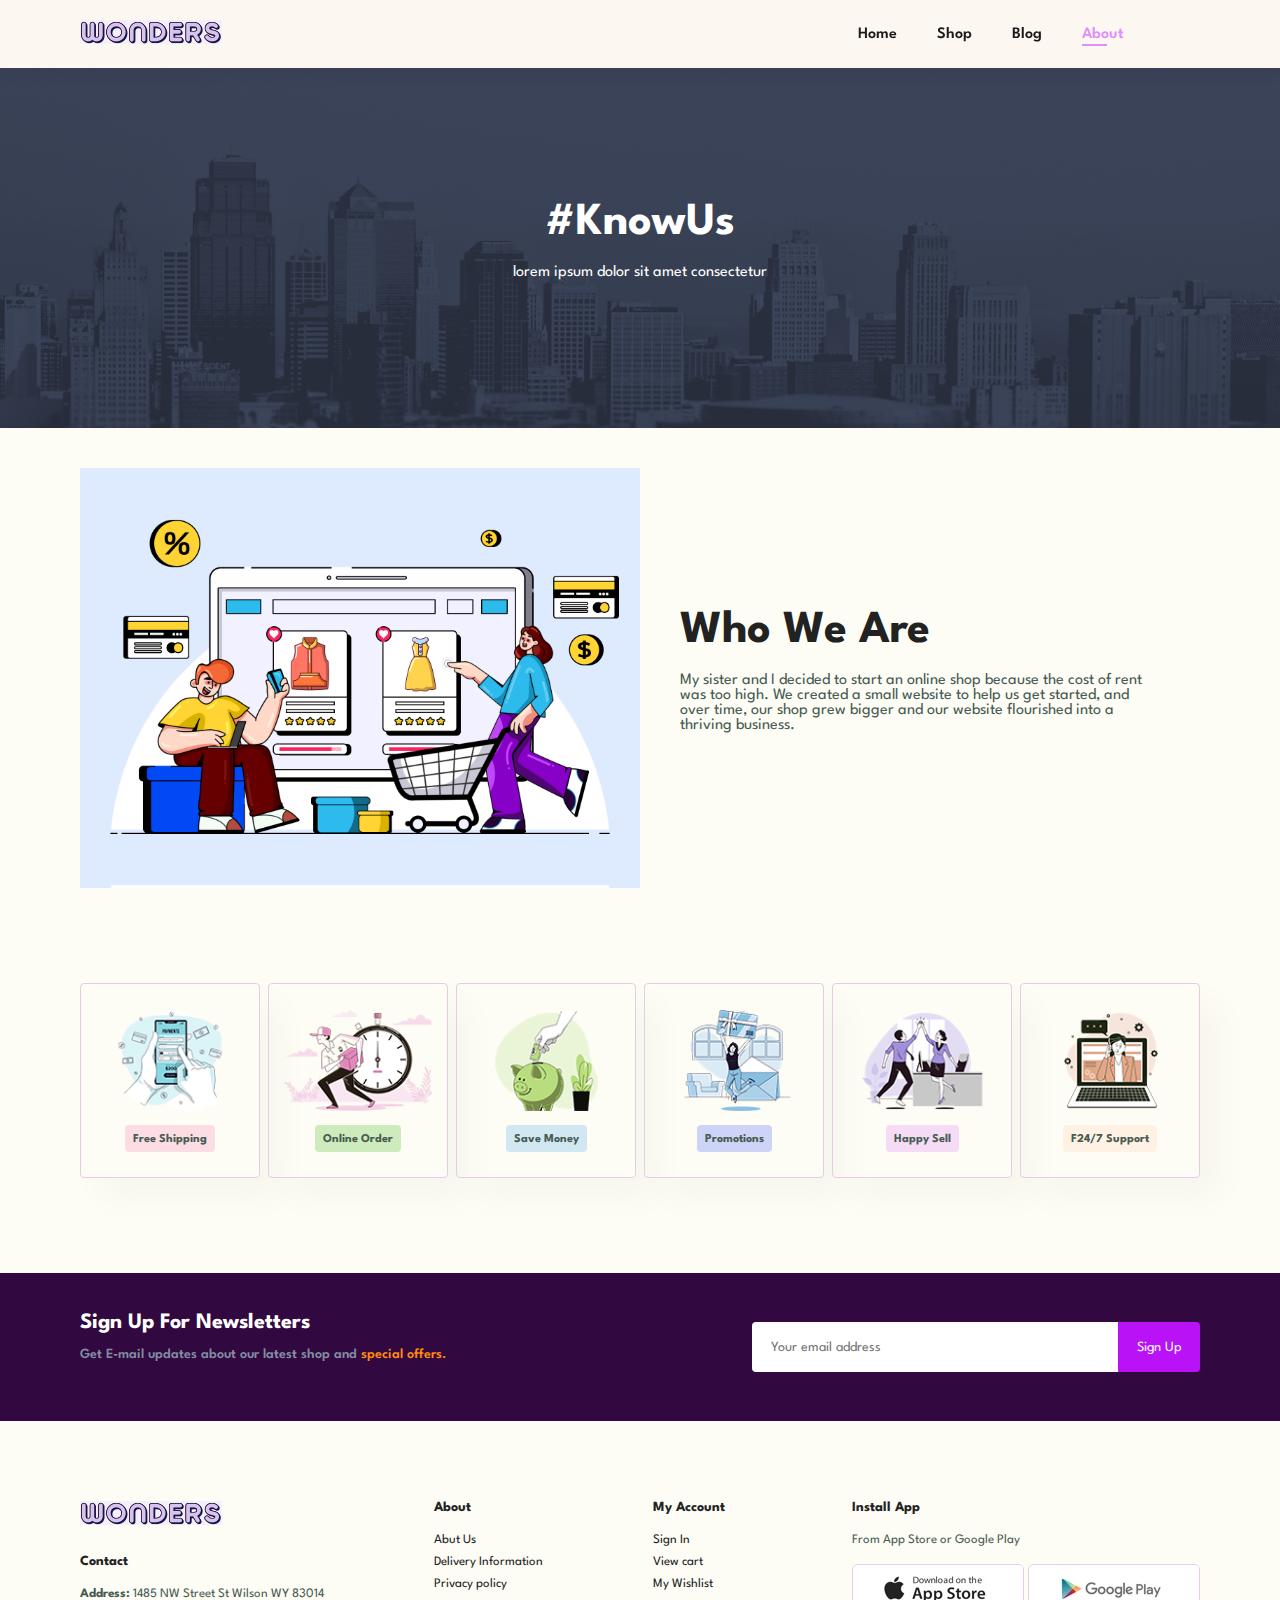
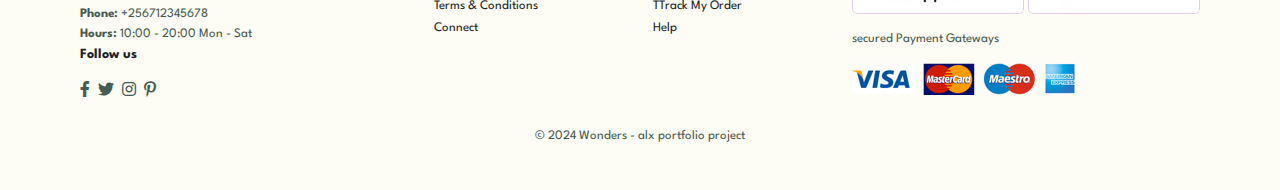
<file: about.html>
<!DOCTYPE html>
<html lang="en">

    <head>
        <meta charset="UTF-8">
        <meta http-equiv="X-UA-Compatible" content="IE=edge">
        <meta name="viewport" content="width=device-width, initial-scale=1.0">
        <title>Wonders</title>
        <link rel="stylesheet" href="https://pro.fontawesome.com/releases/v5.10.0/css/all.css" />

        <link rel="stylesheet" href="style.css">
    </head>

    <body>
      <section id="header">
        <a href="#"><img src="image/logo (1).png" class="logo" alt=" "></a>
    
        <div>
          <ul id="navbar">
            <li><a href="index.html">Home</a></li>
            <li><a href="shop.html">Shop</a></li>
            <li><a href="blog.html">Blog</a></li>
            <li><a class="active" href="about.html">About</a></li>
            
            <li id="lg-bag"><a href="cart.html"><i class="far fa-shopping-bag"></i></a></li>
            <a href="#" id="close"><i class="far fa-times"></i></a>
          </ul>
        </div>
        <div id="mobile">
          <a href="cart.html"><i class="far fa-shopping-bag"></i></a>
          <i id="bar" class="fas fa-outdent"></i>
        </div>
      </section>
      <section id="page-header" class="about-header">
        <h2>#KnowUs</h2>
        <p>lorem ipsum dolor sit amet consectetur</p>
      </section>
      <section id="about-head" class="section-p1">
        <img src="image/about/a6.jpg" alt="">
        <div>
          <h2>Who We Are</h2>
          <p>My sister and I decided to start an online shop because the cost 
            of rent was too high. We created a small website to help us get started, 
            and over time, our shop grew bigger and our website flourished into a thriving business.
          </p>
        </div>
      </section>
      <section id="feature" class="section-p1">
        <div class="fe-box">
          <img src="image/feature/f1.png" alt="">
          <h6>Free Shipping</h6>
        </div>
        <div class="fe-box">
          <img src="image/feature/f2.png" alt="">
          <h6>Online Order</h6>
        </div>
        <div class="fe-box">
          <img src="image/feature/f3.png" alt="">
          <h6>Save Money</h6>
        </div>
        <div class="fe-box">
          <img src="image/feature/f4.png" alt="">
          <h6>Promotions</h6>
        </div>
        <div class="fe-box">
          <img src="image/feature/f5.png" alt="">
          <h6>Happy Sell</h6>
        </div>
        <div class="fe-box">
          <img src="image/feature/f6.png" alt="">
          <h6>F24/7 Support</h6>
        </div>
       </section>
       <section id="newsletter" class="section-p1 section-m1">
        <div class="newstext">
          <h4>Sign Up For Newsletters</h4>
          <p>Get E-mail updates about our latest shop and <span>special offers.</span> </p>
        </div>
        <div class="form">
          <input type="text" placeholder="Your email address">
          <button class="normal">Sign Up</button>
        </div>
       </section>

      <footer class="section-p1">
          <div class="col">
            <img class="logo" src="image/logo (1).png" alt="">
            <h4>Contact</h4>
            <p><strong>Address: </strong>1485 NW Street St Wilson WY 83014</p>
            <p><strong>Phone:  </strong>+256712345678</p>
            <p><strong>Hours:  </strong>10:00 - 20:00 Mon - Sat</p>
            <div class="follow">
              <h4>Follow us</h4>
              <div class="icon">
                <i class="fab fa-facebook-f"></i>
                <i class="fab fa-twitter"></i>
                <i class="fab fa-instagram"></i>
                <i class="fab fa-pinterest-p"></i>
              </div>
            </div>
          </div>
          <div class="col">
            <h4>About</h4>
            <a href="about.html">Abut Us</a>
            <a href="#">Delivery Information</a>
            <a href="#">Privacy policy</a>
            <a href="#">Terms & Conditions </a>
            <a href="#">Connect</a>
          </div>
          <div class="col">
            <h4>My Account</h4>
            <a href="#">Sign In</a>
            <a href="#">View cart</a>
            <a href="#">My Wishlist</a>
            <a href="#">TTrack My Order</a>
            <a href="#">Help</a>
          </div>
          <div class="col install">
            <h4>Install App</h4>
            <p>From App Store or Google Play</p>
            <div class="row">
              <img src="image/app (1).jpg" alt="">
              <img src="image/play.jpg" alt="">
            </div>
            <p>secured Payment Gateways</p>
            <img src="image/pay.png" alt="">
          </div>
          <div class="copyright">
            <p>© 2024 Wonders - alx portfolio project</p>
          </div>
      </footer>

        <script src="script.js"></script>
    </body>

</html>
</file>
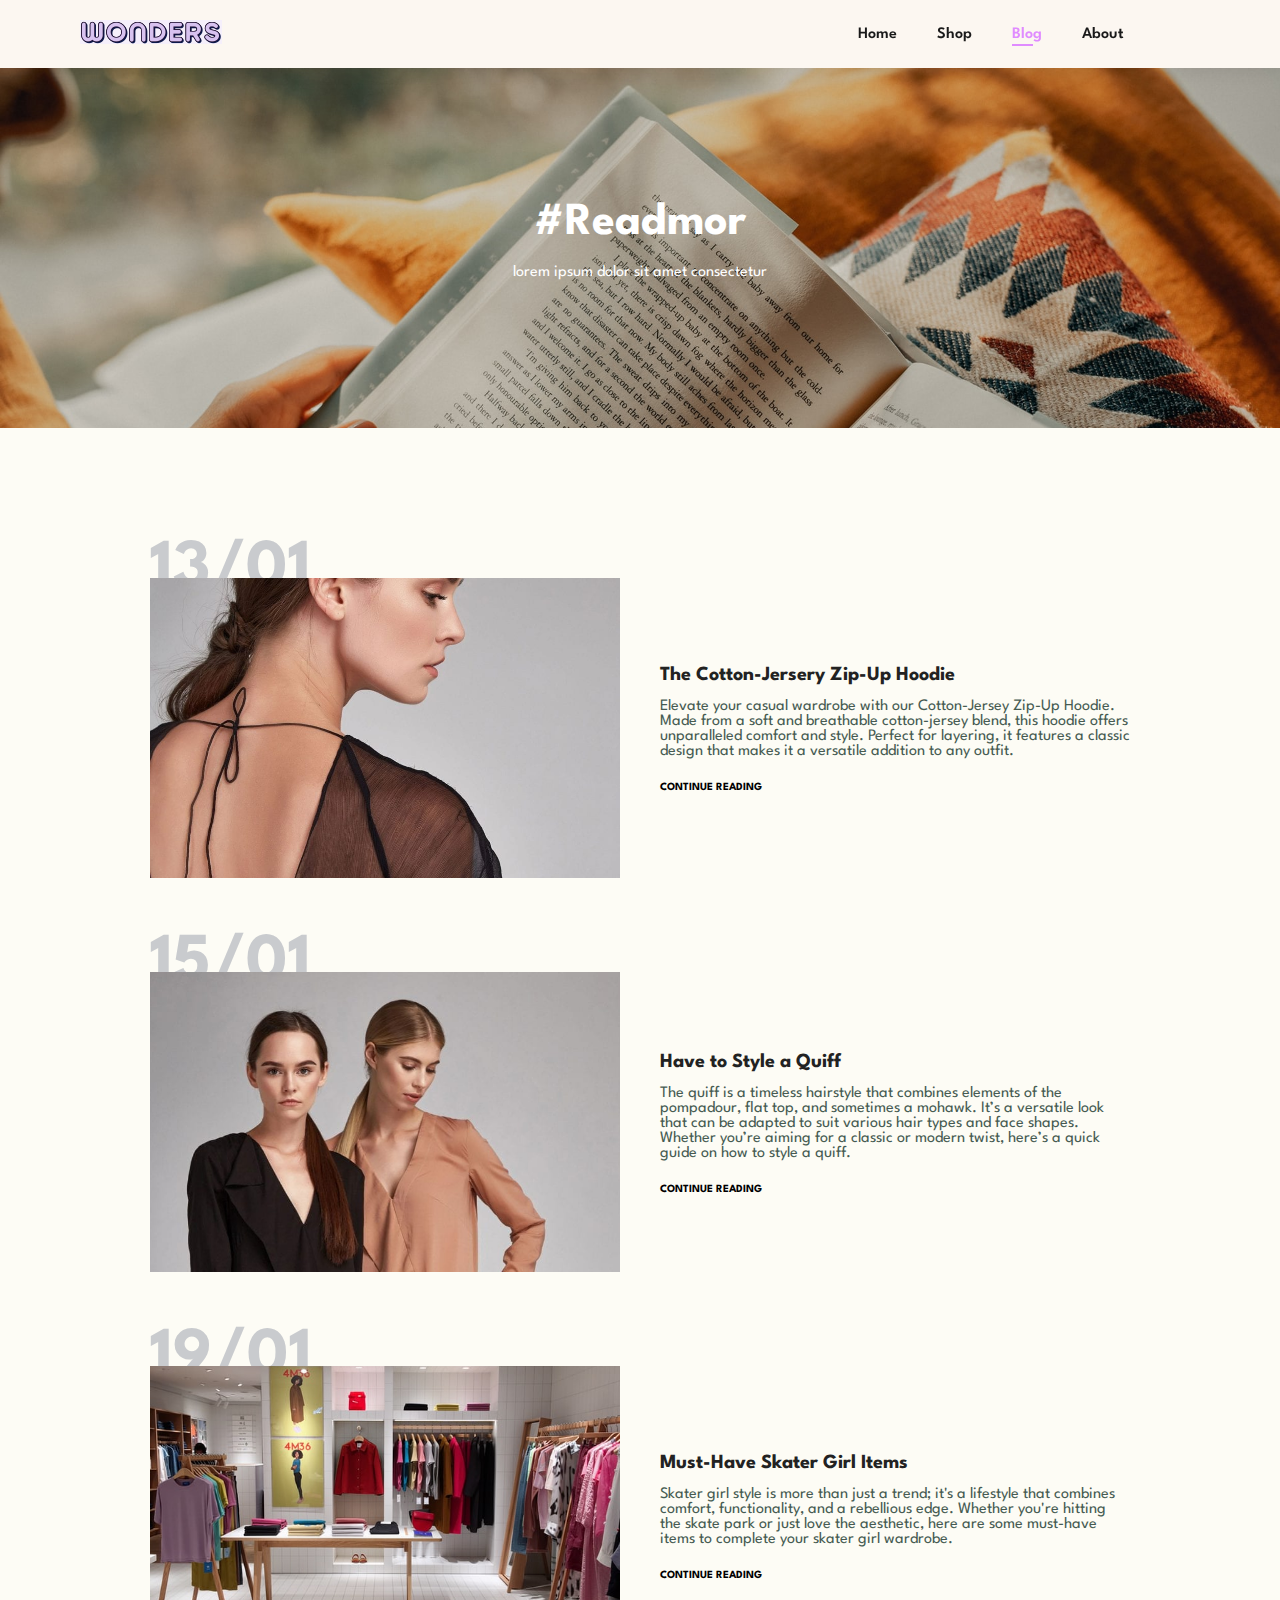
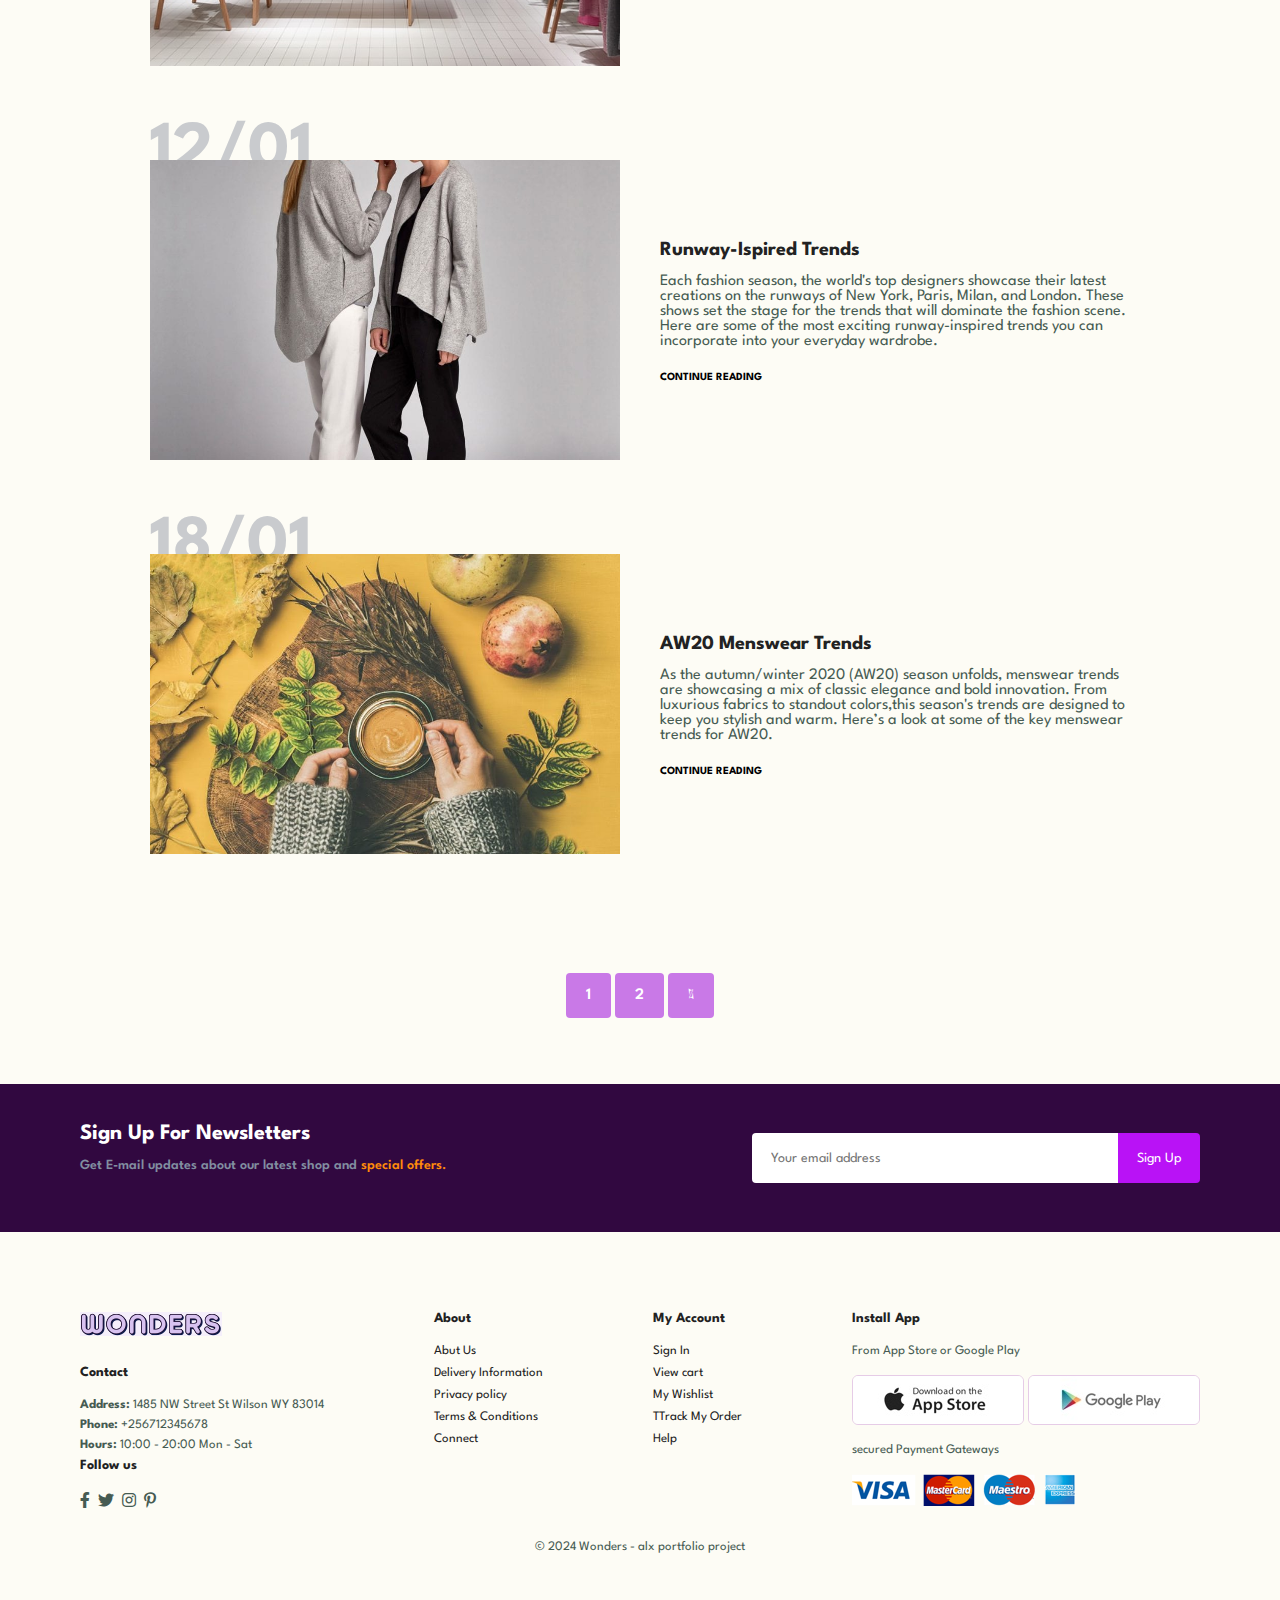
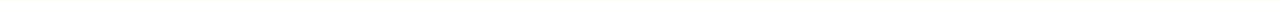
<file: blog.html>
<!DOCTYPE html>
<html lang="en">

    <head>
        <meta charset="UTF-8">
        <meta http-equiv="X-UA-Compatible" content="IE=edge">
        <meta name="viewport" content="width=device-width, initial-scale=1.0">
        <title>Wonders</title>
        <link rel="stylesheet" href="https://pro.fontawesome.com/releases/v5.10.0/css/all.css" />

        <link rel="stylesheet" href="style.css">
    </head>

    <body>
      <section id="header">
        <a href="#"><img src="image/logo (1).png" class="logo" alt=" "></a>
    
        <div>
          <ul id="navbar">
            <li><a href="index.html">Home</a></li>
            <li><a href="shop.html">Shop</a></li>
            <li><a class="active" href="blog.html">Blog</a></li>
            <li><a href="about.html">About</a></li>
            
            <li id="lg-bag"><a href="cart.html"><i class="far fa-shopping-bag"></i></a></li>
            <a href="#" id="close"><i class="far fa-times"></i></a>
          </ul>
        </div>
        <div id="mobile">
          <a href="cart.html"><i class="far fa-shopping-bag"></i></a>
          <i id="bar" class="fas fa-outdent"></i>
        </div>
      </section>
      <section id="page-header" class="blog-header">
        <h2>#Readmor</h2>
        <p>lorem ipsum dolor sit amet consectetur</p>
      </section>
      <section id="blog">
        <div class="blog-box">
          <div class="blog-img">
            <img src="image/banner/b1 (1).jpg" alt="">
          </div>
          <div class="blog-details">
            <h4>The Cotton-Jersery Zip-Up Hoodie</h4>
            <p>Elevate your casual wardrobe with our Cotton-Jersey Zip-Up Hoodie. 
              Made from a soft and breathable cotton-jersey blend, 
              this hoodie offers unparalleled comfort and style. Perfect for layering, 
              it features a classic design that makes it a versatile addition to any outfit.</p>
            <a href="#">CONTINUE READING</a>
          </div>
          <h1>13/01</h1>
        </div>
        <div class="blog-box">
          <div class="blog-img">
            <img src="image/banner/b2.jpg" alt="">
          </div>
          <div class="blog-details">
            <h4>Have to Style a Quiff</h4>
            <p>The quiff is a timeless hairstyle that combines elements of the pompadour, 
              flat top, and sometimes a mohawk. 
              It’s a versatile look that can be adapted to suit various hair types and face shapes.
              Whether you’re aiming for a classic or modern twist,
              here’s a quick guide on how to style a quiff.</p>
            <a href="#">CONTINUE READING</a>
          </div>
          <h1>15/01</h1>
        </div>
        <div class="blog-box">
          <div class="blog-img">
            <img src="image/banner/b3.jpg" alt="">
          </div>
          <div class="blog-details">
            <h4>Must-Have Skater Girl Items</h4>
            <p>Skater girl style is more than just a trend; 
              it's a lifestyle that combines comfort, functionality, and a rebellious edge.
              Whether you're hitting the skate park or just love the aesthetic,
              here are some must-have items to complete your skater girl wardrobe.</p>
            <a href="#">CONTINUE READING</a>
          </div>
          <h1>19/01</h1>
        </div>
        <div class="blog-box">
          <div class="blog-img">
            <img src="image/banner/b4.jpg" alt="">
          </div>
          <div class="blog-details">
            <h4>Runway-Ispired Trends</h4>
            <p>Each fashion season, the world's top designers showcase their latest creations 
              on the runways of New York, Paris, Milan, and London.
              These shows set the stage for the trends that will dominate the fashion scene.
              Here are some of the most exciting runway-inspired trends you
              can incorporate into your everyday wardrobe.</p>
            <a href="#">CONTINUE READING</a>
          </div>
          <h1>12/01</h1>
        </div>
        <div class="blog-box">
          <div class="blog-img">
            <img src="image/banner/b6.jpg" alt="">
          </div>
          <div class="blog-details">
            <h4>AW20 Menswear Trends</h4>
            <p>As the autumn/winter 2020 (AW20) season unfolds,
              menswear trends are showcasing a mix of classic elegance and bold innovation.
              From luxurious fabrics to standout colors,this season's trends are designed to 
              keep you stylish and warm. Here’s a look at some of the key menswear trends for AW20.</p>
            <a href="#">CONTINUE READING</a>
          </div>
          <h1>18/01</h1>
        </div>
      </section>
      <section id="pagination" class="section-p1">
        <a href="#">1</a>
        <a href="#">2</a>
        <a href="#"><i class="fal fa-long-arrow-alt-right"></i></a>
       </section>
       <section id="newsletter" class="section-p1 section-m1">
        <div class="newstext">
          <h4>Sign Up For Newsletters</h4>
          <p>Get E-mail updates about our latest shop and <span>special offers.</span> </p>
        </div>
        <div class="form">
          <input type="text" placeholder="Your email address">
          <button class="normal">Sign Up</button>
        </div>
       </section>

      <footer class="section-p1">
          <div class="col">
            <img class="logo" src="image/logo (1).png" alt="">
            <h4>Contact</h4>
            <p><strong>Address: </strong>1485 NW Street St Wilson WY 83014</p>
            <p><strong>Phone:  </strong>+256712345678</p>
            <p><strong>Hours:  </strong>10:00 - 20:00 Mon - Sat</p>
            <div class="follow">
              <h4>Follow us</h4>
              <div class="icon">
                <i class="fab fa-facebook-f"></i>
                <i class="fab fa-twitter"></i>
                <i class="fab fa-instagram"></i>
                <i class="fab fa-pinterest-p"></i>
              </div>
            </div>
          </div>
          <div class="col">
            <h4>About</h4>
            <a href="about.html">Abut Us</a>
            <a href="#">Delivery Information</a>
            <a href="#">Privacy policy</a>
            <a href="#">Terms & Conditions </a>
            <a href="#">Connect</a>
          </div>
          <div class="col">
            <h4>My Account</h4>
            <a href="#">Sign In</a>
            <a href="#">View cart</a>
            <a href="#">My Wishlist</a>
            <a href="#">TTrack My Order</a>
            <a href="#">Help</a>
          </div>
          <div class="col install">
            <h4>Install App</h4>
            <p>From App Store or Google Play</p>
            <div class="row">
              <img src="image/app (1).jpg" alt="">
              <img src="image/play.jpg" alt="">
            </div>
            <p>secured Payment Gateways</p>
            <img src="image/pay.png" alt="">
          </div>
          <div class="copyright">
            <p>© 2024 Wonders - alx portfolio project</p>
          </div>
      </footer>

        <script src="script.js"></script>
    </body>

</html>
</file>
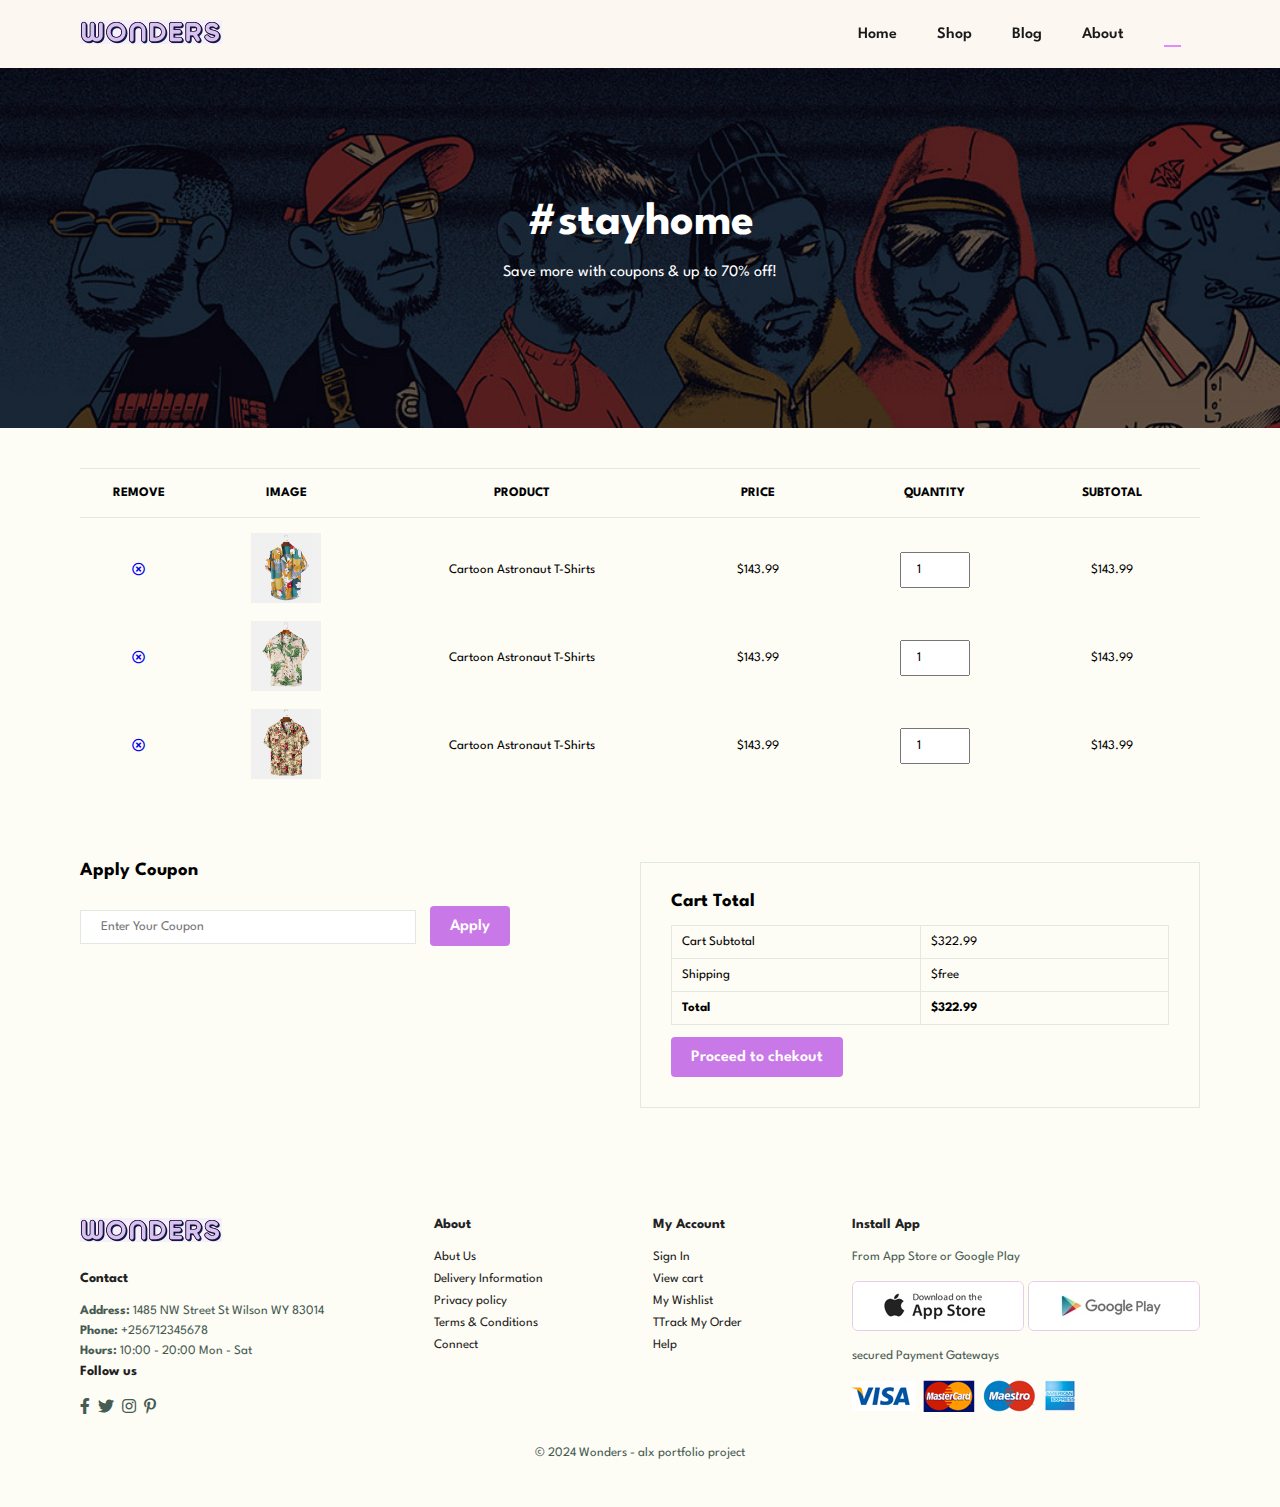
<file: cart.html>
<!DOCTYPE html>
<html lang="en">

    <head>
        <meta charset="UTF-8">
        <meta http-equiv="X-UA-Compatible" content="IE=edge">
        <meta name="viewport" content="width=device-width, initial-scale=1.0">
        <title>Wonders</title>
        <link rel="stylesheet" href="https://pro.fontawesome.com/releases/v5.10.0/css/all.css" />

        <link rel="stylesheet" href="style.css">
    </head>

    <body>
      <section id="header">
        <a href="#"><img src="image/logo (1).png" class="logo" alt=" "></a>
    
        <div>
          <ul id="navbar">
            <li><a href="index.html">Home</a></li>
            <li><a href="shop.html">Shop</a></li>
            <li><a href="blog.html">Blog</a></li>
            <li><a href="about.html">About</a></li>
            <li id="lg-bag"><a class="active" href="cart.html"><i class="far fa-shopping-bag"></i></a></li>
            <a href="#" id="close"><i class="far fa-times"></i></a>
          </ul>
        </div>
        <div id="mobile">
          <a href="cart.html"><i class="far fa-shopping-bag"></i></a>
          <i id="bar" class="fas fa-outdent"></i>
        </div>
      </section>
      <section id="page-header" class="shop-header">
        <h2>#stayhome</h2>
        <p>Save more with coupons & up to 70% off!</p>
      </section>
      <section id="cart" class="section-p1">
        <table width="100%">
          <thead>
            <tr>
              <td>Remove</td>
              <td>Image</td>
              <td>Product</td>
              <td>price</td>
              <td>Quantity</td>
              <td>Subtotal</td>
            </tr>
          </thead>
          <tbody>
            <tr>
              <td><a href="#"><i class="far fa-times-circle"></i></a></td>
              <td><img src="image/products/f1.jpg" alt=""></td>
              <td>Cartoon Astronaut T-Shirts</td>
              <td>$143.99</td>
              <td><input type="number" value="1"></td>
              <td>$143.99</td>
            </tr>
          </tbody>
        </table>
        <table width="100%">
          <tbody>
            <tr>
              <td><a href="#"><i class="far fa-times-circle"></i></a></td>
              <td><img src="image/products/f2.jpg" alt=""></td>
              <td>Cartoon Astronaut T-Shirts</td>
              <td>$143.99</td>
              <td><input type="number" value="1"></td>
              <td>$143.99</td>
            </tr>
          </tbody>
        </table>
        <table width="100%">
          <tbody>
            <tr>
              <td><a href="#"><i class="far fa-times-circle"></i></a></td>
              <td><img src="image/products/f3.jpg" alt=""></td>
              <td>Cartoon Astronaut T-Shirts</td>
              <td>$143.99</td>
              <td><input type="number" value="1"></td>
              <td>$143.99</td>
            </tr>
          </tbody>
        </table>
      </section>
      <section id="cart-add" class="section-p1">
        <div id="coupon">
          <h3>Apply Coupon</h3>
          <div>
            <input type="text" placeholder="Enter Your Coupon">
            <button class="normal">Apply</button>
          </div>
        </div>
        <div id="subtotal">
          <h3>Cart Total</h3>
          <table>
            <tr>
              <td>Cart Subtotal</td>
              <td>$322.99</td>
            </tr>
            <tr>
              <td>Shipping</td>
              <td>$free</td>
            </tr>
            <tr>
              <td><strong>Total</strong></td>
              <td><strong>$322.99</strong></td>
            </tr>
          </table>
          <button class="normal">Proceed to chekout</button>
        </div>
      </section>

      <footer class="section-p1">
          <div class="col">
            <img class="logo" src="image/logo (1).png" alt="">
            <h4>Contact</h4>
            <p><strong>Address: </strong>1485 NW Street St Wilson WY 83014</p>
            <p><strong>Phone:  </strong>+256712345678</p>
            <p><strong>Hours:  </strong>10:00 - 20:00 Mon - Sat</p>
            <div class="follow">
              <h4>Follow us</h4>
              <div class="icon">
                <i class="fab fa-facebook-f"></i>
                <i class="fab fa-twitter"></i>
                <i class="fab fa-instagram"></i>
                <i class="fab fa-pinterest-p"></i>
              </div>
            </div>
          </div>
          <div class="col">
            <h4>About</h4>
            <a href="about.html">Abut Us</a>
            <a href="#">Delivery Information</a>
            <a href="#">Privacy policy</a>
            <a href="#">Terms & Conditions </a>
            <a href="#">Connect</a>
          </div>
          <div class="col">
            <h4>My Account</h4>
            <a href="#">Sign In</a>
            <a href="#">View cart</a>
            <a href="#">My Wishlist</a>
            <a href="#">TTrack My Order</a>
            <a href="#">Help</a>
          </div>
          <div class="col install">
            <h4>Install App</h4>
            <p>From App Store or Google Play</p>
            <div class="row">
              <img src="image/app (1).jpg" alt="">
              <img src="image/play.jpg" alt="">
            </div>
            <p>secured Payment Gateways</p>
            <img src="image/pay.png" alt="">
          </div>
          <div class="copyright">
            <p>© 2024 Wonders - alx portfolio project</p>
          </div>
      </footer>

        <script src="script.js"></script>
    </body>

</html>
</file>
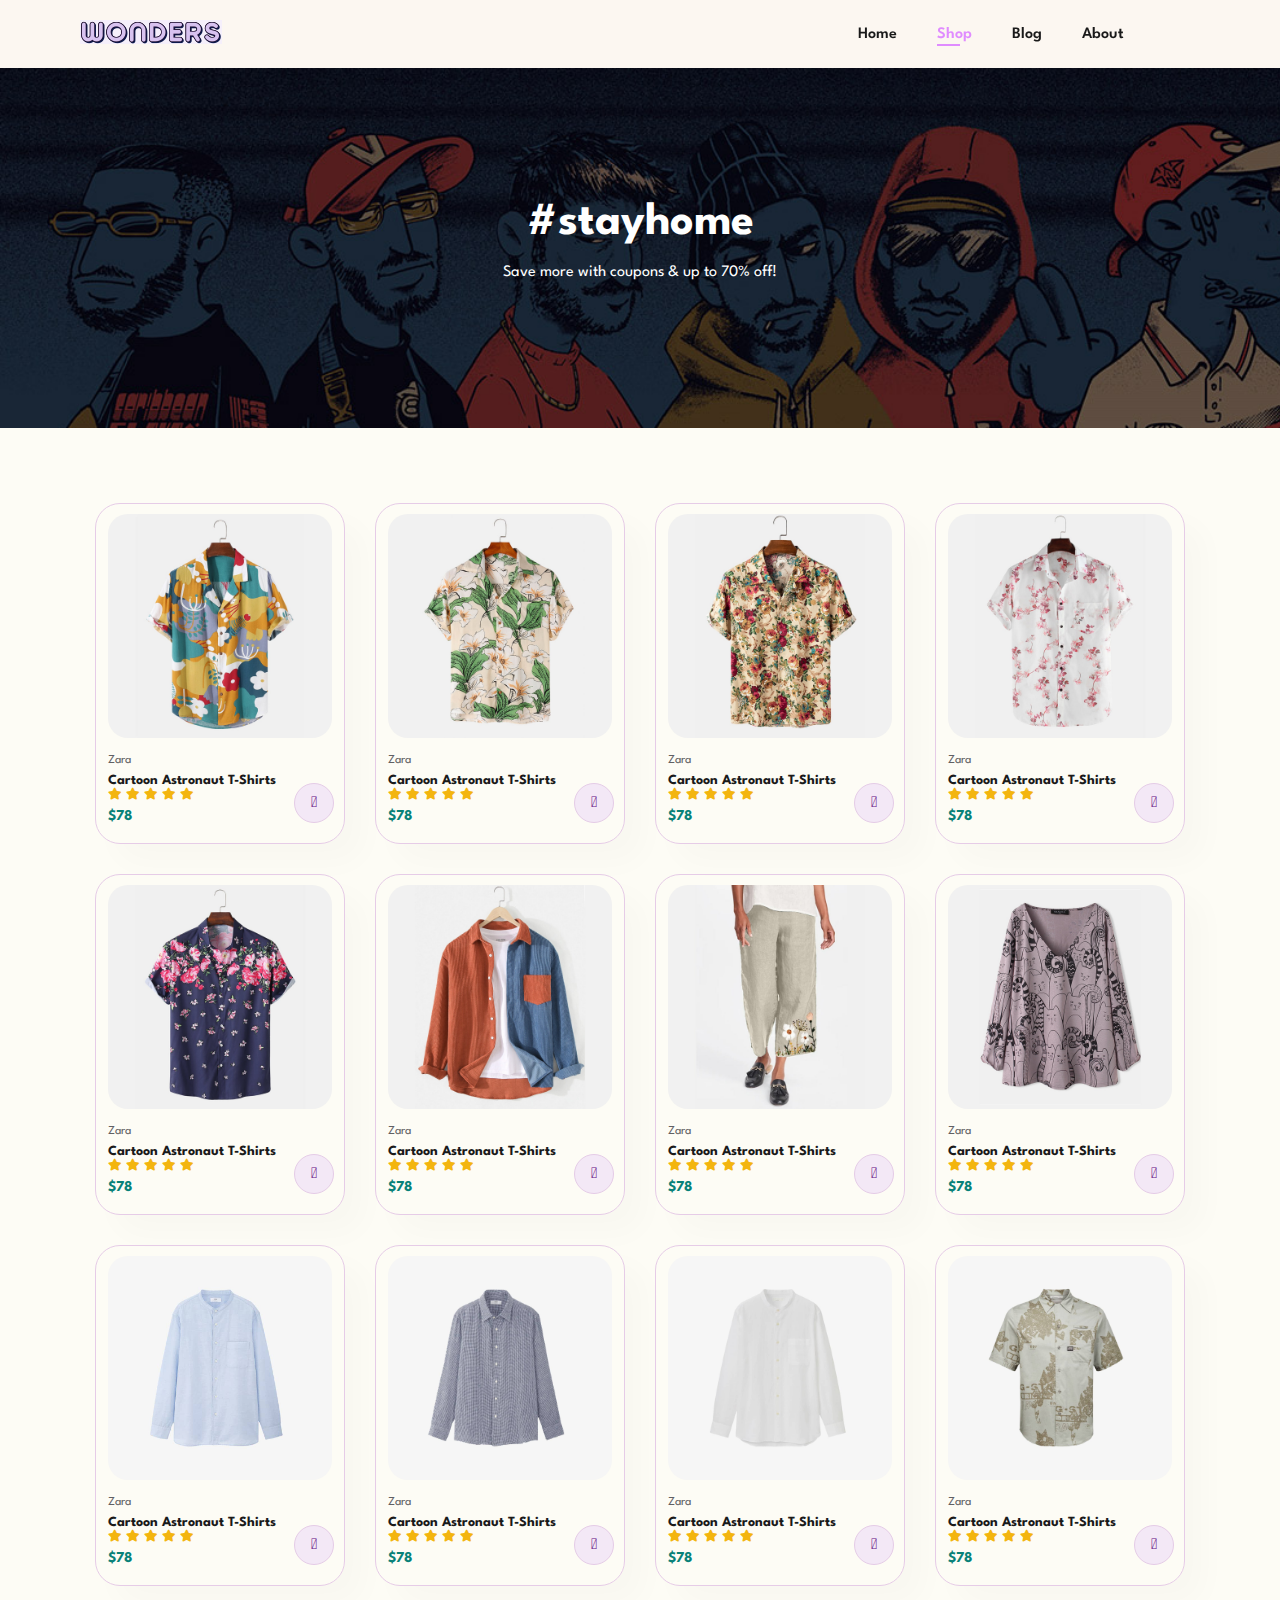
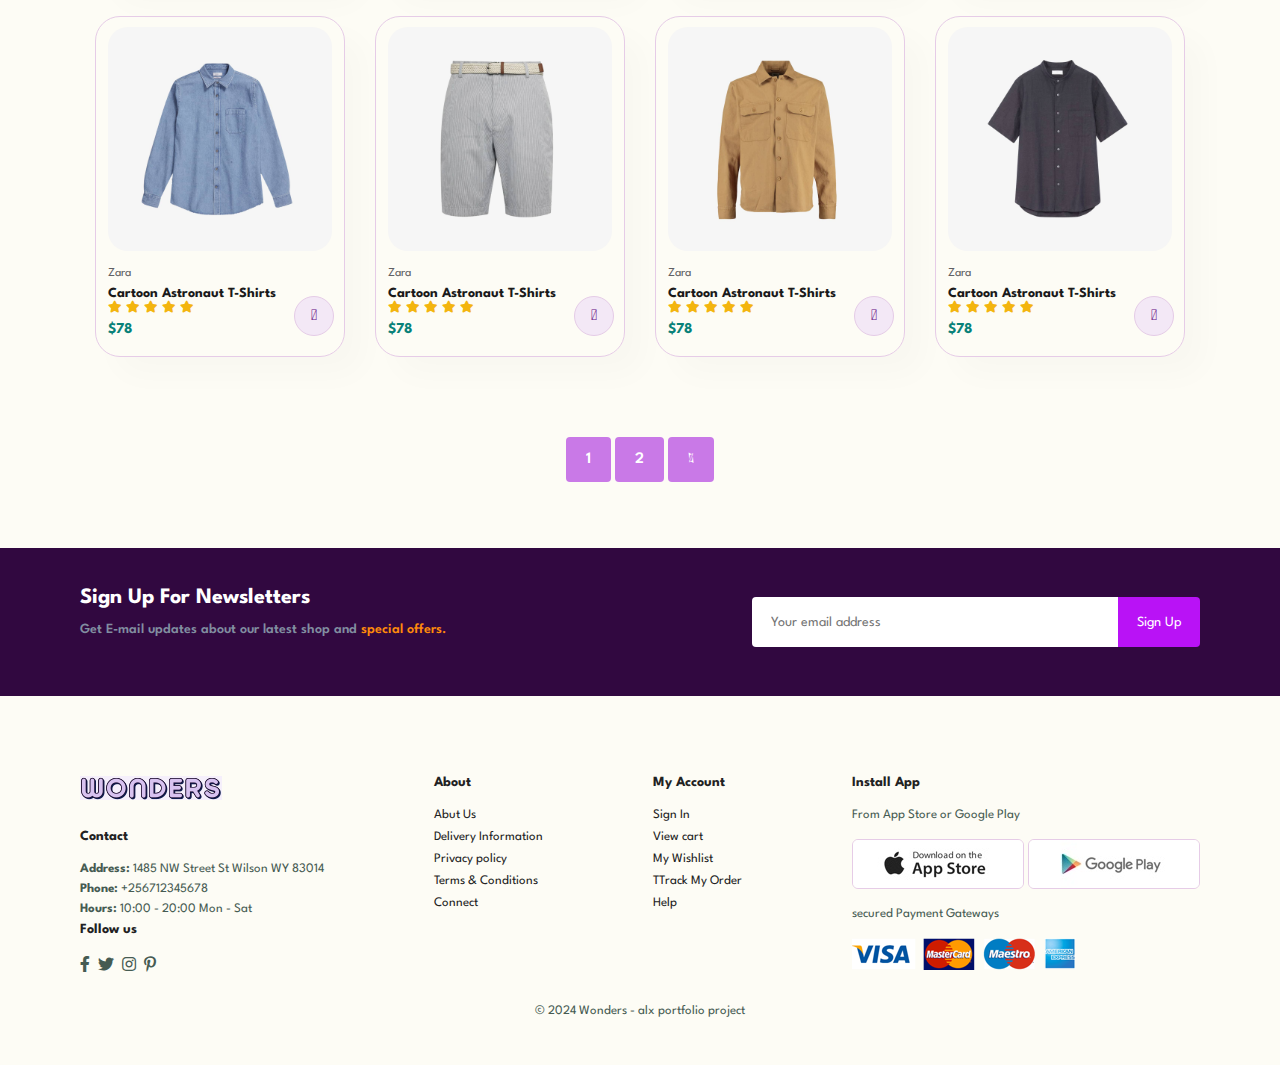
<file: shop.html>
<!DOCTYPE html>
<html lang="en">

    <head>
        <meta charset="UTF-8">
        <meta http-equiv="X-UA-Compatible" content="IE=edge">
        <meta name="viewport" content="width=device-width, initial-scale=1.0">
        <title>Wonders</title>
        <link rel="stylesheet" href="https://pro.fontawesome.com/releases/v5.10.0/css/all.css" />

        <link rel="stylesheet" href="style.css">
    </head>

    <body>
      <section id="header">
        <a href="#"><img src="image/logo (1).png" class="logo" alt=" "></a>
    
        <div>
          <ul id="navbar">
            <li><a href="index.html">Home</a></li>
            <li><a class="active" href="shop.html">Shop</a></li>
            <li><a href="blog.html">Blog</a></li>
            <li><a href="about.html">About</a></li>
            <li id="lg-bag"><a href="cart.html"><i class="far fa-shopping-bag"></i></a></li>
            <a href="#" id="close"><i class="far fa-times"></i></a>
          </ul>
        </div>
        <div id="mobile">
          <a href="cart.html"><i class="far fa-shopping-bag"></i></a>
          <i id="bar" class="fas fa-outdent"></i>
        </div>
      </section>
      <section id="page-header" class="shop-header">
        <h2>#stayhome</h2>
        <p>Save more with coupons & up to 70% off!</p>
      </section>
       <section id="product1" class="section-p1">
        <div class="pro-container">
          <div class="pro" onclick="window.location.href='sproduct.html';">
            <img src="image/products/f1.jpg" alt="">
            <div class="des">
              <span>Zara</span>
              <h5>Cartoon Astronaut T-Shirts</h5>
              <div class="star">
                <i class="fas fa-star"></i>
                <i class="fas fa-star"></i>
                <i class="fas fa-star"></i>
                <i class="fas fa-star"></i>
                <i class="fas fa-star"></i>
              </div>
              <h4>$78</h4>
            </div>
            <a href="#"><i class="fal fa-shopping-cart cart"></i></a>
          </div>
          <div class="pro">
            <img src="image/products/f2.jpg" alt="">
            <div class="des">
              <span>Zara</span>
              <h5>Cartoon Astronaut T-Shirts</h5>
              <div class="star">
                <i class="fas fa-star"></i>
                <i class="fas fa-star"></i>
                <i class="fas fa-star"></i>
                <i class="fas fa-star"></i>
                <i class="fas fa-star"></i>
              </div>
              <h4>$78</h4>
            </div>
            <a href="#"><i class="fal fa-shopping-cart cart"></i></a>
          </div>
          <div class="pro">
            <img src="image/products/f3.jpg" alt="">
            <div class="des">
              <span>Zara</span>
              <h5>Cartoon Astronaut T-Shirts</h5>
              <div class="star">
                <i class="fas fa-star"></i>
                <i class="fas fa-star"></i>
                <i class="fas fa-star"></i>
                <i class="fas fa-star"></i>
                <i class="fas fa-star"></i>
              </div>
              <h4>$78</h4>
            </div>
            <a href="#"><i class="fal fa-shopping-cart cart"></i></a>
          </div>
          <div class="pro">
            <img src="image/products/f4.jpg" alt="">
            <div class="des">
              <span>Zara</span>
              <h5>Cartoon Astronaut T-Shirts</h5>
              <div class="star">
                <i class="fas fa-star"></i>
                <i class="fas fa-star"></i>
                <i class="fas fa-star"></i>
                <i class="fas fa-star"></i>
                <i class="fas fa-star"></i>
              </div>
              <h4>$78</h4>
            </div>
            <a href="#"><i class="fal fa-shopping-cart cart"></i></a>
          </div>
          <div class="pro">
            <img src="image/products/f5.jpg" alt="">
            <div class="des">
              <span>Zara</span>
              <h5>Cartoon Astronaut T-Shirts</h5>
              <div class="star">
                <i class="fas fa-star"></i>
                <i class="fas fa-star"></i>
                <i class="fas fa-star"></i>
                <i class="fas fa-star"></i>
                <i class="fas fa-star"></i>
              </div>
              <h4>$78</h4>
            </div>
            <a href="#"><i class="fal fa-shopping-cart cart"></i></a>
          </div>
          <div class="pro">
            <img src="image/products/f6.jpg" alt="">
            <div class="des">
              <span>Zara</span>
              <h5>Cartoon Astronaut T-Shirts</h5>
              <div class="star">
                <i class="fas fa-star"></i>
                <i class="fas fa-star"></i>
                <i class="fas fa-star"></i>
                <i class="fas fa-star"></i>
                <i class="fas fa-star"></i>
              </div>
              <h4>$78</h4>
            </div>
            <a href="#"><i class="fal fa-shopping-cart cart"></i></a>
          </div>
          <div class="pro">
            <img src="image/products/f7.jpg" alt="">
            <div class="des">
              <span>Zara</span>
              <h5>Cartoon Astronaut T-Shirts</h5>
              <div class="star">
                <i class="fas fa-star"></i>
                <i class="fas fa-star"></i>
                <i class="fas fa-star"></i>
                <i class="fas fa-star"></i>
                <i class="fas fa-star"></i>
              </div>
              <h4>$78</h4>
            </div>
            <a href="#"><i class="fal fa-shopping-cart cart"></i></a>
          </div>
          <div class="pro">
            <img src="image/products/f8.jpg" alt="">
            <div class="des">
              <span>Zara</span>
              <h5>Cartoon Astronaut T-Shirts</h5>
              <div class="star">
                <i class="fas fa-star"></i>
                <i class="fas fa-star"></i>
                <i class="fas fa-star"></i>
                <i class="fas fa-star"></i>
                <i class="fas fa-star"></i>
              </div>
              <h4>$78</h4>
            </div>
            <a href="#"><i class="fal fa-shopping-cart cart"></i></a>
          </div>
          <div class="pro">
            <img src="image/products/n1.jpg" alt="">
            <div class="des">
              <span>Zara</span>
              <h5>Cartoon Astronaut T-Shirts</h5>
              <div class="star">
                <i class="fas fa-star"></i>
                <i class="fas fa-star"></i>
                <i class="fas fa-star"></i>
                <i class="fas fa-star"></i>
                <i class="fas fa-star"></i>
        </div>
        <h4>$78</h4>
      </div>
      <a href="#"><i class="fal fa-shopping-cart cart"></i></a>
          </div>
          <div class="pro">
      <img src="image/products/n2.jpg" alt="">
      <div class="des">
        <span>Zara</span>
        <h5>Cartoon Astronaut T-Shirts</h5>
        <div class="star">
          <i class="fas fa-star"></i>
          <i class="fas fa-star"></i>
          <i class="fas fa-star"></i>
          <i class="fas fa-star"></i>
          <i class="fas fa-star"></i>
        </div>
        <h4>$78</h4>
      </div>
      <a href="#"><i class="fal fa-shopping-cart cart"></i></a>
          </div>
          <div class="pro">
      <img src="image/products/n3.jpg" alt="">
      <div class="des">
        <span>Zara</span>
        <h5>Cartoon Astronaut T-Shirts</h5>
        <div class="star">
          <i class="fas fa-star"></i>
          <i class="fas fa-star"></i>
          <i class="fas fa-star"></i>
          <i class="fas fa-star"></i>
          <i class="fas fa-star"></i>
        </div>
        <h4>$78</h4>
      </div>
      <a href="#"><i class="fal fa-shopping-cart cart"></i></a>
          </div>
          <div class="pro">
      <img src="image/products/n4.jpg" alt="">
      <div class="des">
        <span>Zara</span>
        <h5>Cartoon Astronaut T-Shirts</h5>
        <div class="star">
          <i class="fas fa-star"></i>
          <i class="fas fa-star"></i>
          <i class="fas fa-star"></i>
          <i class="fas fa-star"></i>
          <i class="fas fa-star"></i>
        </div>
        <h4>$78</h4>
      </div>
      <a href="#"><i class="fal fa-shopping-cart cart"></i></a>
          </div>
          <div class="pro">
      <img src="image/products/n5.jpg" alt="">
      <div class="des">
        <span>Zara</span>
        <h5>Cartoon Astronaut T-Shirts</h5>
        <div class="star">
          <i class="fas fa-star"></i>
          <i class="fas fa-star"></i>
          <i class="fas fa-star"></i>
          <i class="fas fa-star"></i>
          <i class="fas fa-star"></i>
        </div>
        <h4>$78</h4>
      </div>
      <a href="#"><i class="fal fa-shopping-cart cart"></i></a>
          </div>
          <div class="pro">
      <img src="image/products/n6.jpg" alt="">
      <div class="des">
        <span>Zara</span>
        <h5>Cartoon Astronaut T-Shirts</h5>
        <div class="star">
          <i class="fas fa-star"></i>
          <i class="fas fa-star"></i>
          <i class="fas fa-star"></i>
          <i class="fas fa-star"></i>
          <i class="fas fa-star"></i>
        </div>
        <h4>$78</h4>
      </div>
      <a href="#"><i class="fal fa-shopping-cart cart"></i></a>
          </div>
          <div class="pro">
      <img src="image/products/n7.jpg" alt="">
      <div class="des">
        <span>Zara</span>
        <h5>Cartoon Astronaut T-Shirts</h5>
        <div class="star">
          <i class="fas fa-star"></i>
          <i class="fas fa-star"></i>
          <i class="fas fa-star"></i>
          <i class="fas fa-star"></i>
          <i class="fas fa-star"></i>
        </div>
        <h4>$78</h4>
      </div>
      <a href="#"><i class="fal fa-shopping-cart cart"></i></a>
          </div>
          <div class="pro">
      <img src="image/products/n8.jpg" alt="">
      <div class="des">
        <span>Zara</span>
        <h5>Cartoon Astronaut T-Shirts</h5>
        <div class="star">
          <i class="fas fa-star"></i>
          <i class="fas fa-star"></i>
          <i class="fas fa-star"></i>
          <i class="fas fa-star"></i>
          <i class="fas fa-star"></i>
        </div>
        <h4>$78</h4>
      </div>
      <a href="#"><i class="fal fa-shopping-cart cart"></i></a>
          </div>
          
        </div>
       </section>
       <section id="pagination" class="section-p1">
        <a href="#">1</a>
        <a href="#">2</a>
        <a href="#"><i class="fal fa-long-arrow-alt-right"></i></a>
       </section>
       <section id="newsletter" class="section-p1 section-m1">
        <div class="newstext">
          <h4>Sign Up For Newsletters</h4>
          <p>Get E-mail updates about our latest shop and <span>special offers.</span> </p>
        </div>
        <div class="form">
          <input type="text" placeholder="Your email address">
          <button class="normal">Sign Up</button>
        </div>
       </section>

      <footer class="section-p1">
          <div class="col">
            <img class="logo" src="image/logo (1).png" alt="">
            <h4>Contact</h4>
            <p><strong>Address: </strong>1485 NW Street St Wilson WY 83014</p>
            <p><strong>Phone:  </strong>+256712345678</p>
            <p><strong>Hours:  </strong>10:00 - 20:00 Mon - Sat</p>
            <div class="follow">
              <h4>Follow us</h4>
              <div class="icon">
                <i class="fab fa-facebook-f"></i>
                <i class="fab fa-twitter"></i>
                <i class="fab fa-instagram"></i>
                <i class="fab fa-pinterest-p"></i>
              </div>
            </div>
          </div>
          <div class="col">
            <h4>About</h4>
            <a href="about.html">Abut Us</a>
            <a href="#">Delivery Information</a>
            <a href="#">Privacy policy</a>
            <a href="#">Terms & Conditions </a>
            <a href="#">Connect</a>
          </div>
          <div class="col">
            <h4>My Account</h4>
            <a href="#">Sign In</a>
            <a href="#">View cart</a>
            <a href="#">My Wishlist</a>
            <a href="#">TTrack My Order</a>
            <a href="#">Help</a>
          </div>
          <div class="col install">
            <h4>Install App</h4>
            <p>From App Store or Google Play</p>
            <div class="row">
              <img src="image/app (1).jpg" alt="">
              <img src="image/play.jpg" alt="">
            </div>
            <p>secured Payment Gateways</p>
            <img src="image/pay.png" alt="">
          </div>
          <div class="copyright">
            <p>© 2024 Wonders - alx portfolio project</p>
          </div>
      </footer>

        <script src="script.js"></script>
    </body>

</html>
</file>
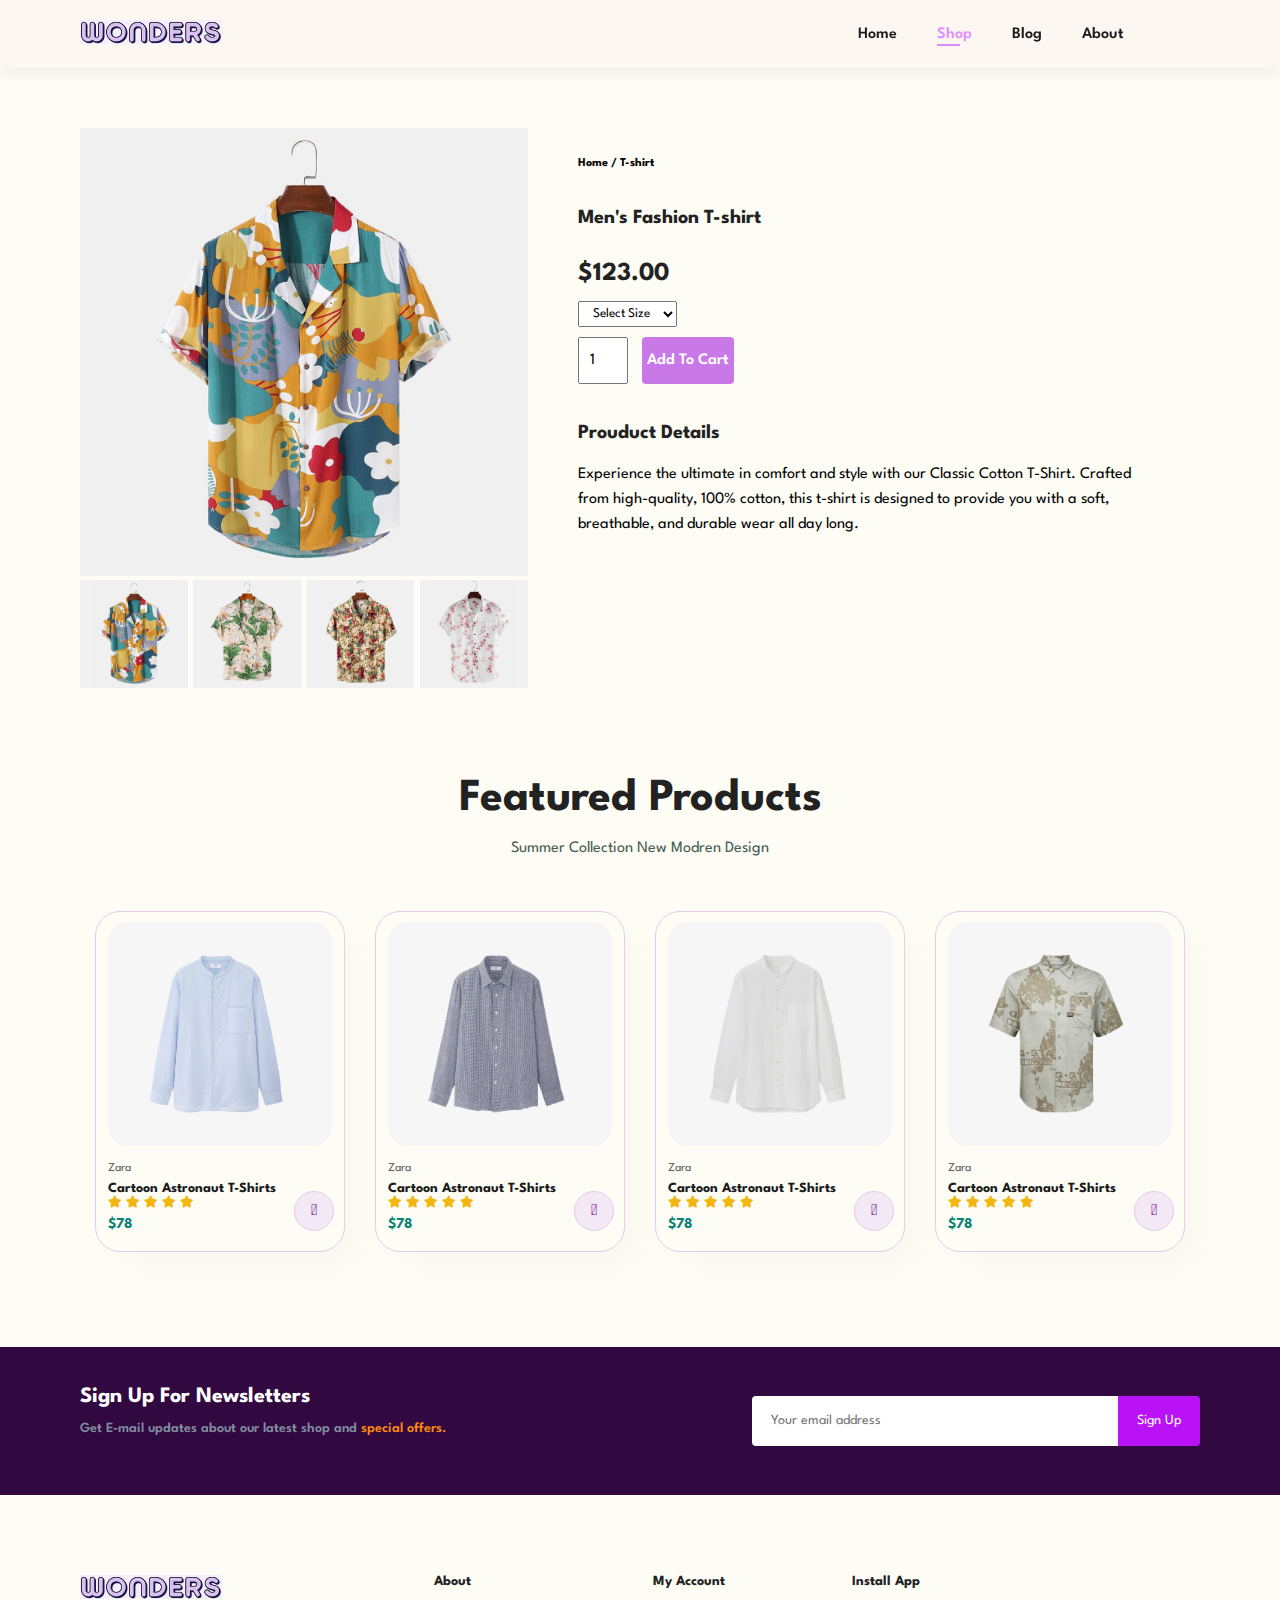
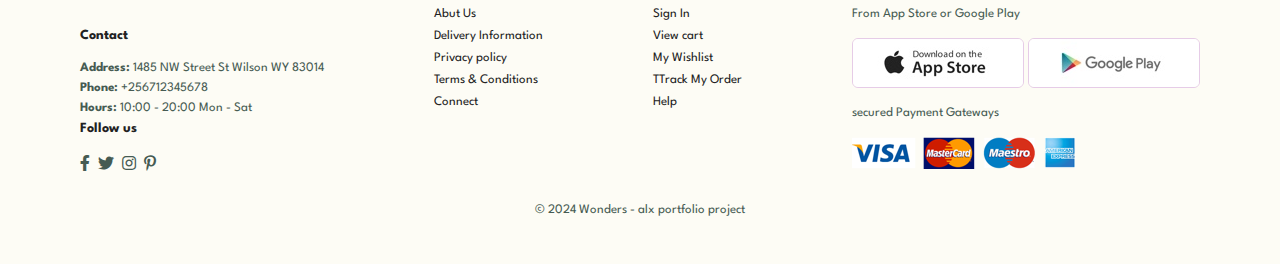
<file: sproduct.html>
<!DOCTYPE html>
<html lang="en">

    <head>
        <meta charset="UTF-8">
        <meta http-equiv="X-UA-Compatible" content="IE=edge">
        <meta name="viewport" content="width=device-width, initial-scale=1.0">
        <title>Wonders</title>
        <link rel="stylesheet" href="https://pro.fontawesome.com/releases/v5.10.0/css/all.css" />

        <link rel="stylesheet" href="style.css">
    </head>

    <body>
      <section id="header">
        <a href="#"><img src="image/logo (1).png" class="logo" alt=" "></a>
    
        <div>
          <ul id="navbar">
            <li><a href="index.html">Home</a></li>
            <li><a class="active" href="shop.html">Shop</a></li>
            <li><a href="blog.html">Blog</a></li>
            <li><a href="about.html">About</a></li>

            <li id="lg-bag"><a href="cart.html"><i class="far fa-shopping-bag"></i></a></li>
            <a href="#" id="close"><i class="far fa-times"></i></a>
          </ul>
        </div>
        <div id="mobile">
          <a href="cart.html"><i class="far fa-shopping-bag"></i></a>
          <i id="bar" class="fas fa-outdent"></i>
        </div>
      </section>
      <section id="prodetails" class="section-p1">
        <div class="single-pro-img">
          <img src="image/products/f1.jpg" width="100%" id="mainImg" alt="">
          <div class="small-img-groub">
            <div class="small-img-col">
              <img src="image/products/f1.jpg" width="100%" class="small-img" alt="">
            </div>
            <div class="small-img-col">
              <img src="image/products/f2.jpg" width="100%" class="small-img" alt="">
            </div>
            <div class="small-img-col">
              <img src="image/products/f3.jpg" width="100%" class="small-img" alt="">
            </div>
            <div class="small-img-col">
              <img src="image/products/f4.jpg" width="100%" class="small-img" alt="">
            </div>
          </div>
        </div>
        <div class="single-pro-details">
          <h6>Home / T-shirt</h6>
          <h4>Men's Fashion T-shirt</h4>
          <h2>$123.00</h2>
          <select >
            <option>Select Size</option>
            <option>XL</option>
            <option>XXL</option>
            <option>Small</option>
            <option>Large</option>
          </select>
          <input type="number" value="1">
          <button class="normal">Add To Cart</button>
          <h4>Prouduct Details</h4>
          <span>Experience the ultimate in comfort and 
            style with our Classic Cotton T-Shirt.
             Crafted from high-quality, 100% cotton,
             this t-shirt is designed to provide you with a soft,
             breathable, and durable wear all day long.</span>
        </div>
      </section>
      <section id="product1" class="section-p1">
        <h2>Featured Products</h2>
        <p>Summer Collection New Modren Design</p>
        <div class="pro-container">
          <div class="pro">
            <img src="image/products/n1.jpg" alt="">
            <div class="des">
              <span>Zara</span>
              <h5>Cartoon Astronaut T-Shirts</h5>
              <div class="star">
                <i class="fas fa-star"></i>
                <i class="fas fa-star"></i>
                <i class="fas fa-star"></i>
                <i class="fas fa-star"></i>
                <i class="fas fa-star"></i>
              </div>
              <h4>$78</h4>
            </div>
            <a href="#"><i class="fal fa-shopping-cart cart"></i></a>
          </div>
          <div class="pro">
            <img src="image/products/n2.jpg" alt="">
            <div class="des">
              <span>Zara</span>
              <h5>Cartoon Astronaut T-Shirts</h5>
              <div class="star">
                <i class="fas fa-star"></i>
                <i class="fas fa-star"></i>
                <i class="fas fa-star"></i>
                <i class="fas fa-star"></i>
                <i class="fas fa-star"></i>
              </div>
              <h4>$78</h4>
            </div>
            <a href="#"><i class="fal fa-shopping-cart cart"></i></a>
          </div>
          <div class="pro">
            <img src="image/products/n3.jpg" alt="">
            <div class="des">
              <span>Zara</span>
              <h5>Cartoon Astronaut T-Shirts</h5>
              <div class="star">
                <i class="fas fa-star"></i>
                <i class="fas fa-star"></i>
                <i class="fas fa-star"></i>
                <i class="fas fa-star"></i>
                <i class="fas fa-star"></i>
              </div>
              <h4>$78</h4>
            </div>
            <a href="#"><i class="fal fa-shopping-cart cart"></i></a>
          </div>
          <div class="pro">
            <img src="image/products/n4.jpg" alt="">
            <div class="des">
              <span>Zara</span>
              <h5>Cartoon Astronaut T-Shirts</h5>
              <div class="star">
                <i class="fas fa-star"></i>
                <i class="fas fa-star"></i>
                <i class="fas fa-star"></i>
                <i class="fas fa-star"></i>
                <i class="fas fa-star"></i>
              </div>
              <h4>$78</h4>
            </div>
            <a href="#"><i class="fal fa-shopping-cart cart"></i></a>
          </div>
        </div>
       </section>
      
       <section id="newsletter" class="section-p1 section-m1">
        <div class="newstext">
          <h4>Sign Up For Newsletters</h4>
          <p>Get E-mail updates about our latest shop and <span>special offers.</span> </p>
        </div>
        <div class="form">
          <input type="text" placeholder="Your email address">
          <button class="normal">Sign Up</button>
        </div>
       </section>

      <footer class="section-p1">
          <div class="col">
            <img class="logo" src="image/logo (1).png" alt="">
            <h4>Contact</h4>
            <p><strong>Address: </strong>1485 NW Street St Wilson WY 83014</p>
            <p><strong>Phone:  </strong>+256712345678</p>
            <p><strong>Hours:  </strong>10:00 - 20:00 Mon - Sat</p>
            <div class="follow">
              <h4>Follow us</h4>
              <div class="icon">
                <i class="fab fa-facebook-f"></i>
                <i class="fab fa-twitter"></i>
                <i class="fab fa-instagram"></i>
                <i class="fab fa-pinterest-p"></i>
              </div>
            </div>
          </div>
          <div class="col">
            <h4>About</h4>
            <a href="about.html">Abut Us</a>
            <a href="#">Delivery Information</a>
            <a href="#">Privacy policy</a>
            <a href="#">Terms & Conditions </a>
            <a href="#">Connect</a>
          </div>
          <div class="col">
            <h4>My Account</h4>
            <a href="#">Sign In</a>
            <a href="#">View cart</a>
            <a href="#">My Wishlist</a>
            <a href="#">TTrack My Order</a>
            <a href="#">Help</a>
          </div>
          <div class="col install">
            <h4>Install App</h4>
            <p>From App Store or Google Play</p>
            <div class="row">
              <img src="image/app (1).jpg" alt="">
              <img src="image/play.jpg" alt="">
            </div>
            <p>secured Payment Gateways</p>
            <img src="image/pay.png" alt="">
          </div>
          <div class="copyright">
            <p>© 2024 Wonders - alx portfolio project</p>
          </div>
      </footer>
<script>
  var MainImg = document.getElementById("mainImg");
  var smallImg = document.getElementsByClassName("small-img");

  smallImg[0].onclick = function(){
    MainImg.src = smallImg[0].src;
  }
  smallImg[1].onclick = function(){
    MainImg.src = smallImg[1].src;
  }
  smallImg[2].onclick = function(){
    MainImg.src = smallImg[2].src;
  }
  smallImg[3].onclick = function(){
    MainImg.src = smallImg[3].src;
  }

</script>
        <script src="script.js"></script>
    </body>

</html>
</file>
<file: style.css>
@import url("https://fonts.googleapis.com/css2?family=Spartan:wght@100;200;300;400;500;600;700;800;900&display=swap");
* {
  margin: 0;
  padding: 0;
  box-sizing: border-box;
  font-family: "Spartan", sans-serif;
}

html {
  scroll-behavior: smooth;
}

/* Global Styles */

h1 {
  font-size: 50px;
  line-height: 64px;
  color: #222;
}

h2 {
  font-size: 46px;
  line-height: 54px;
  color: #222;
}

h4 {
  font-size: 20px;
  color: #222;
}

h6 {
  font-weight: 700;
  font-size: 12px;
}

p {
  font-size: 16px;
  color: #465b52;
  margin: 15px 0 20px 0;
}

.section-p1 {
  padding: 40px 80px;
}

.section-m1 {
  margin: 40px 0;
}

body {
  width: 100%;
  background-color: #FDFCF5;
}

/* up bar */

#header{
  display: flex;
  align-items: center;
  justify-content: space-between;
  padding: 20px 80px;
  background: #FCF7F1;
  box-shadow: 0 5px 15px rgba(0, 0, 0, 0.06);
  z-index: 999;
  position: sticky;
  top: 0;
  left: 0;
}
#navbar{
  display: flex;
  align-items: center;
  justify-content: center;
}
#navbar li{
  list-style: none;
  padding: 0 20px;
  position: relative;
}
#navbar li a{
  text-decoration: none;
  font-size: 16px;
  font-weight: 600;
  color: #1a1a1a;
  transition: 0.3s ease;
}
#navbar li a:hover,
#navbar li a.active {
  color: #E08CFF;
}
#navbar li a.active::after,
#navbar li a:hover::after{
  content: "";
  width: 30%;
  height: 2px;
  background:#E08CFF;
  position: absolute;
  bottom: -4px;
  left: 20px;
}
#mobile {
  display: none;
  align-items: center;
}
#close {
  display: none;
}

/*Home Page*/

#hero{
  display: flex;
  background-image: url("image/hero4.png");
  height: 90vh;
  width: 100%;
  background-size: cover;
  background-position: top 25% right 0;
  padding: 0 80px;
  align-items: flex-start;
  justify-content: center; 
  flex-direction: column;
}
#hero h4{
  padding-bottom: 15px;
}
#hero h1{
  color: #E08CFF; 
}
#hero button{
  background-image: url("image/button.png");
  background-color: transparent;
  color: #E08CFF;
  border: 0;
  padding: 14px 80px 14px 65px;
  background-repeat: no-repeat;
  font-weight: 700;
  font-size: 15px;
}
#feature{
  display: flex;
  align-items: center;
  justify-content: space-between;
  flex-wrap: wrap;
}
#feature .fe-box{
  width: 180px;
  text-align: center;
  padding: 25px 15px;
  box-shadow: 20px 20px 34px rgba(0, 0, 0, 0.03);
  border: 1px solid #e6cce7;
  border-radius: 4px;
  margin: 15px 0;
}
#feature .fe-box:hover{
  box-shadow: 10px 10px 54px rgba(70, 62, 221, 0.1);
}
#feature .fe-box img{
  width: 100%;
  margin-bottom: 10px;
}
#feature .fe-box h6{
  display: inline-block;
  padding: 9px 8px 6px 8px;
  line-height: 1;
  border-radius: 4px;
  color: #465b52;
  background-color: #fddde4;
}
#feature .fe-box:nth-child(2) h6{
  background-color: #cdebbc;
}
#feature .fe-box:nth-child(3) h6{
  background-color: #d1e8f2;
}
#feature .fe-box:nth-child(4) h6{
  background-color: #cdd4f8;
}
#feature .fe-box:nth-child(5) h6{
  background-color: #f6dbf6;
}
#feature .fe-box:nth-child(6) h6{
  background-color: #fff2e5;
}
#product1{
  text-align: center;
}
#product1 .pro-container {
  display: flex;
  justify-content: space-between;
  padding-top: 20px;
  flex-wrap: wrap;
}
#product1 .pro{
  position: relative;
  width: 23px;
  min-width: 250px;
  padding: 10px 12px;
  border: 1px solid #e6cce7;
  border-radius: 25px;
  cursor: pointer;
  box-shadow: 20px 20px 30px rgba(0, 0, 0, 0.02);
  margin: 15px;
}
#product1 .pro:hover{
  box-shadow: 20px 20px 30px rgba(0, 0, 0, 0.06);
  transition: 0.2s ease;
}
#product1 .pro img{
  width: 100%;
  border-radius: 20px;
}
#product1 .pro .des{
  text-align: start;
  padding: 10px 0;
}
#product1 .pro .des span{
  color: #606063;
  font-size: 12px;
}
#product1 .pro .des h5{
  padding-top: 7px;
  color: #1a1a1a;
  font-size: 14px;
}
#product1 .pro .des i{
  font-size: 12px;
  color: rgba(243, 181, 15);
}
#product1 .pro .des h4{
  padding-top: 7px;
  font-size: 15px;
  font-weight: 700;
  color: #088178;
}
#product1 .pro .cart{
  width: 40px;
  height: 40px;
  line-height: 40px;
  border-radius: 50px;
  background-color: #f3e8f6;
  font-weight: 500;
  color: #630881;
  position: absolute;
  bottom: 20px;
  right: 10px;
  border: 1px solid #e5cce7;
}
#newsletter{
  display: flex;
  justify-content: space-between;
  flex-wrap: wrap;
  align-items: center;
  background-color: #310840;
}
#newsletter h4{
  font-size: 22px;
  font-weight: 700;
  color: #fff;
}
#newsletter p{
  font-size: 14px;
  font-weight: 600;
  color: #818ea0;
}
#newsletter p span{
  color: #FF8B0B;
}
#newsletter .form {
  display: flex;
  width: 40%;
}
#newsletter input{
  height: 3.125rem;
  padding: 0 1.25em;
  font-size: 14px;
  width: 100%;
  border: 1px solid transparent;
  border-radius: 4px;
  outline: none;
  border-top-right-radius: 0;
  border-bottom-right-radius: 0;
}
#newsletter button{
  background-color: #B912F6;
  color: #fff;
  white-space: nowrap;
  height: 3.125rem;
  padding: 0 1.25em;
  font-size: 14px;
  border: 1px solid transparent;
  border-radius: 4px;
  outline: none;
  border-top-left-radius: 0;
  border-bottom-left-radius: 0;
}
footer{
  display: flex;
  flex-wrap: wrap;
  justify-content: space-between;
}
footer .col {
  display: flex;
  flex-direction: column;
  align-items: flex-start;
  margin-bottom: 20px;
}
footer .logo{
  margin-bottom: 30px;
}
footer h4{
  font-size: 14px;
  padding-bottom: 20px;
}
footer p{
  font-size: 13px;
  margin: 0 0 8px 0;
}
footer a{
  font-size: 13px;
  text-decoration: none;
  color: #222;
  margin-bottom: 10px;
}
footer .follow i {
  color: #465b52;
  padding-right: 4px;
  cursor: pointer;
}
footer .install .row img {
  border: 1px solid #e6cce7;
  border-radius: 6px;
}
footer .install img {
  margin: 10px 0 15px 0;
}
footer .follow i:hover,
footer a:hover {
  color: #E08CFF;  
}
footer .copyright {
  width: 100%;
  text-align: center;
}

/* about page */

#page-header.about-header {
  background-image: url("image/about/banner.png");
  width: 100%;
  height: 40vh;
  background-size: cover;
  text-align: center;
  display: flex;
  justify-content: center;
  flex-direction: column;
  padding: 14px;
}
#page-header h2,
#page-header p {
  color: #fff;
}
#about-head {
  display: flex;
  align-items: center;
}
#about-head div{
  padding: 40px;
}
#about-head img{
  width: 50%;
  height: auto;
}

/* shop page */

#page-header.shop-header {
  background-image: url("image/banner/b1.jpg");
  width: 100%;
  height: 40vh;
  background-size: cover;
  text-align: center;
  display: flex;
  justify-content: center;
  flex-direction: column;
  padding: 14px;
}
#page-header h2,
#page-header p {
  color: #fff;
}
#pagination {
  text-align: center;

}
#pagination a {
  text-decoration: none;
  background-color: #c979e7;
  border-radius: 4px;
  padding: 15px 20px;
  color: #fff;
  font-weight: 600;
}
#pagination a i{
  font-size: 16px;
  font-weight: 600;
}

/* sproduct page */
#prodetails {
  display: flex;
  margin-top: 20px;
}
#prodetails .single-pro-img {
  width: 40%;
  margin-right: 50px;
}
.small-img-groub {
  display: flex;
  justify-content: space-between;
}
.small-img-col{
  flex-basis: 24%;
  cursor: pointer;
}
#prodetails .single-pro-details {
  width: 50%;
  padding-top: 30px;
}
#prodetails .single-pro-details h4 {
  padding: 40px 0 20px 0;
}
#prodetails .single-pro-details h2 {
  font-size: 26px;
}
#prodetails .single-pro-details select {
  display: block;
  padding: 5px 10px;
  margin-bottom: 10px;
}
#prodetails .single-pro-details input {
  width: 50px;
  height: 47px;
  padding-left: 10px;
  font-size: 16px;
  margin-right: 10px;
}
#prodetails .single-pro-details input:focus {
  outline: none;
}
#prodetails .single-pro-details button{
  border: none;
  font-weight: 600;
  border-radius: 4px;
  font-size: 16px;
  padding: 5px;
  height: 47px;
  background-color: #c979e7;
  color: #fff;
}
#prodetails .single-pro-details span {
  line-height: 25px;
}

/* blog page */
#page-header.blog-header {
  background-image: url("image/banner/b19.jpg");
  width: 100%;
  height: 40vh;
  background-size: cover;
  text-align: center;
  display: flex;
  justify-content: center;
  flex-direction: column;
  padding: 14px;
}
#blog {
  padding: 150px 150px 0 150px;
}
#blog .blog-box{
  display: flex;
  align-items: center;
  width: 100%;
  position: relative;
  padding-bottom: 90px;
}
#blog .blog-img{
  width: 50%;
  margin-right: 40px;
}
#blog img{
  width: 100%;
  height: 300px;
  object-fit: cover;
}
#blog .blog-details{
  width: 50%;
 
}
#blog .blog-details a{
  text-decoration: none;
  font-size: 11px;
  color: #000;
  font-weight: 700;
  transition: 0.3s;
  position: relative;
 
}
#blog .blog-details a:hover{
  color: #c979e7;
}
#blog .blog-box h1{
  position: absolute;
  top: -40px;
  left: 0;
  font-size: 70px;
  font-weight: 700;
  color: #c9cbce;
  z-index: -9;
}

/* cart page */ 
#cart {
  overflow-x: auto;
}
#cart table {
  width: 100%;
  border-collapse: collapse;
  table-layout: fixed;
  white-space: nowrap;
}
#cart table img{
  width: 70px;
}
#cart table td:nth-child(1){
  width: 100%;
  text-align: center;
}
#cart table td:nth-child(2){
  width: 150%;
  text-align: center;
}
#cart table td:nth-child(3){
  width: 250%;
  text-align: center;
}
#cart table td:nth-child(4),
#cart table td:nth-child(5),
#cart table td:nth-child(6){
  width: 150%;
  text-align: center;
}
#cart table td:nth-child(5) input{
  width: 70px;
  padding: 10px 5px 10px 15px;
}
#cart table thead{
  border: 1px solid #e2e9e1;
  border-left: none;
  border-right: none;
}
#cart table thead td{
  font-weight: 700;
  text-transform: uppercase;
  font-size: 13px;
  padding: 18px 0;
}
#cart table tbody tr td{
  padding-top: 15px;
}
#cart table tbody td{
  font-size: 13px;
}
#cart-add {
  display: flex;
  flex-wrap: wrap;
  justify-content: space-between;
}
#coupon {
  width: 50%;
  margin-bottom: 30px;
}
#coupon h3,
#subtotal h3 {
  padding-bottom: 15px;
}
#coupon input {
  padding: 10px 20px;
  outline: none;
  width: 60%;
  margin-right: 10px;
  border: 1px solid #e2e9e1;
}
#coupon button,
#subtotal button{
  border: none;
  font-weight: 600;
  border-radius: 4px;
  font-size: 16px;
  padding: 10px 20px;
  height: 40px;
  margin-top: 12px;
  background-color: #c979e7;
  color: #fff;
} 
#subtotal  {
  width: 50%;
  margin-bottom: 30px;
  border: 1px solid #e2e9e1;
  padding: 30px;
}
#subtotal table  {
  border-collapse: collapse;
  width: 100%;
  padding: 20px;
}
#subtotal table td {
  width: 50%;
  border: 1px solid #e2e9e1;
  padding: 10px;
  font-size: 13px;
}






@media (max-width:799px) {
  .section-p1 {
    padding: 40px 40px;
  }
  #navbar {
    display: flex;
    flex-direction: column;
    position: fixed;
    top: 0;
    right: -300px;
    height: 100vh;
    width: 300px;
    background-color: #e3e6f3;
    box-shadow: 0 40px 60px rgba(0, 0, 0, 0.01);
    padding: 80px 0 0 10px;
    align-items: flex-start;
    justify-content: flex-start;
    transition: 0.03s;
  }
  #navbar.active {
    right: 0px;
  }
  
  #navbar li {
    margin-bottom: 25px;
  }
  
  #mobile {
    display: flex;
    align-items: center;
  }
  #mobile i {
    color: #1a1a1a;
    font-size: 24px;
    padding-left: 20px;
  }
  #close {
    display: initial;
    position: absolute;
    top: 30px;
    left: 30px;
    color: #222;
    font-size: 24px;
  }
  #lg-bag {
    display: none;
  }
  #hero {
    height: 70vh;
    padding: 0 80px;
    background-position: top 30% right 30%;
  }
  #feature {
    justify-content: center;
  }
  #feature .fe-box {
    margin: 15px 15px;
  }
  #product1 .pro-container {
    justify-content: center;
  }
  #product1 .pro {
    margin: 15px;
  }
  #newsletter .form {
    width: 70%;
}
}




@media (max-width:477px) {
  .section-p1 {
    padding: 40px;
  }
  #header {
    padding: 10px 30px;
  }
  #hero {
    padding: 0 20px;
    background-position: 55%;
  }
  h2 {
    font-size: 32px;
  }
  h1 {
    font-size: 38px;
  }
  #feature {
    justify-content: space-between;
  }
  #feature .fe-box {
    width: 155px;
    margin: 0 0 15px 0;
  }
  #product1 .pro {
    width: 100%;
  }
  #newsletter {
    padding: 40px 20px;
  }
  #newsletter .form {
    width: 100%;
  }
  footer .copyright {
    text-align: start;
  }

  /*shop single product page*/
  #prodetails {
    display: flex;
    flex-direction: column;
  }
  #prodetails .single-pro-img {
    width: 100%;
    margin-right: 0px;
  }
  #prodetails .single-pro-details {
    width: 100%;
    padding-top: 30px;
  }


  /* about page*/
  #about-head {
    flex-direction: column;
  }
  #about-head img {
    width: 100%;
  }

  /* blog page */
  #blog {
    padding: 100px 20px 0 20px;
  }
  #blog .blog-box {
    display: flex;
    flex-direction: column;
    align-items: flex-start;
  }
  #blog .blog-img {
    width: 100%;
    margin-right: 0px;
    margin-bottom: 30px;
  }
  #blog .blog-details {
    width: 100%;
  }

  /*cart page*/
  #cart-add {

    flex-direction: column;
  
  }
  #coupon {
    width: 100%;
  }
  #subtotal {
    width: 100%;
    padding: 20px;
}
}
</file>
